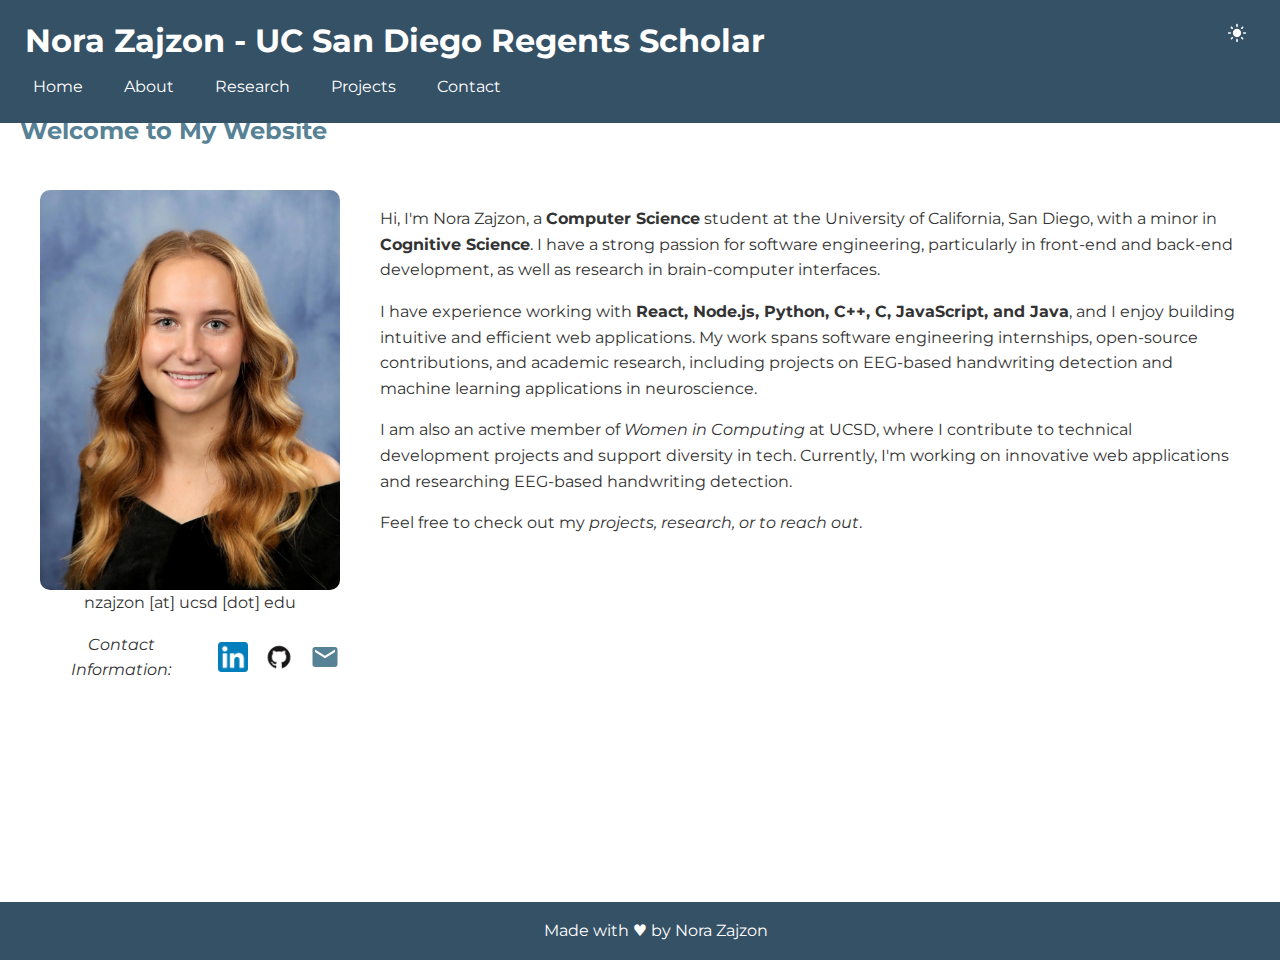
<file: index.html>
<!DOCTYPE html>
<html lang="en" class="no-js">
<head>
    <meta charset="UTF-8">
    <meta name="viewport" content="width=device-width, initial-scale=1.0">
    <meta name="description" content="Personal website">
    <meta name="author" content="Nora Zajzon">
    <title>Nora Zajzon - Personal Website</title>
    <meta property="og:title" content="My Web Portfolio">
    <meta property="og:description" content="A showcase of my web development work">
    <meta property="og:image" content="path/to/image.jpg">
    <link rel="stylesheet" href="styles/global.css">
    <link rel="stylesheet" href="styles/index.css"> <!-- Change for each page -->    
</head>
<body>
    <noscript>Your browser does not support JavaScript!</noscript>
    <header class="site-header">
        <nav class="nav-container">
            <button class="hamburger-btn" aria-label="Toggle menu">
                <span></span>
                <span></span>
                <span></span>
            </button>
            <h1 class="site-title">Nora Zajzon - UC San Diego Regents Scholar</h1>
            <button id="theme-toggle" class="theme-toggle" aria-label="Toggle dark mode">
                <!-- Icon will be inserted by JavaScript -->
            </button>
            <ul class="nav-links">
                <li><a href="index.html">Home</a></li>
                <li><a href="about.html">About</a></li>
                <li><a href="research.html">Research</a></li>
                <li><a href="projects.html">Projects</a></li>
                <li><a href="contact.html">Contact</a></li>
                <!-- <li><a href="crud.html">Manage Projects</a></li> -->
            </ul>
        </nav>
    </header>
    <div class="no-js-message">
        Note: Theme switching requires JavaScript. Your current theme preference cannot be saved without JavaScript enabled.
    </div>

    <main>
        <section>
            <h2>Welcome to My Website</h2>
            <div class="bio-container">
                <div class="bio-left">
                    <picture class="bio-image">
                        <!-- WebP format - best compression -->
                        <source type="image/webp" srcset="../images/NoraImg.webp">
                        <!-- fallback -->
                        <source type="image/jpeg" srcset="../images/NoraImg.jpg">
                        <source type="image/png" srcset="../images/NoraImg-large.png">
                        
                        <!-- Default image with proper attributes -->
                        <img src="../images/NoraImg.webp" 
                            alt="Nora Zajzon - Computer Science student at UCSD"
                            loading="lazy"
                            width="300"
                            height="400"
                            style="object-fit: cover; object-position: center">
                    </picture>
                    <figcaption>
                        <span class="email">nzajzon</span> [at] <span class="domain">ucsd</span> [dot] <span class="ext">edu</span>
                    </figcaption>

        
                    <address class="contact-info">
                        Contact Information:<br>
                        <a href="https://linkedin.com/in/nora-zajzon-9bb6021b6" target="_blank">
                            <img src="../images/LinkedIn_icon.svg.png" alt="LinkedIn" width="30" height="30">
                        </a>
                        <a href="https://github.com/nora-zajzon" target="_blank">
                            <img src="../images/GitHub-Mark-ea2971cee799.png" alt="Github" width="30" height="30">
                        </a>
                        <a href="mailto:nzajzon@ucsd.edu">
                            <svg width="30" height="30" viewBox="0 0 24 24">
                                <path fill="currentColor" d="M20,4H4C2.9,4,2,4.9,2,6v12c0,1.1,0.9,2,2,2h16c1.1,0,2-0.9,2-2V6C22,4.9,21.1,4,20,4z M20,8l-8,5L4,8V6l8,5l8-5V8z"/>
                            </svg>
                        </a>
                    </address>
                </div>
                <div class="bio-text">
                    <p>Hi, I'm Nora Zajzon, a <strong>Computer Science</strong> student at the University of California, San Diego, with a minor in <strong>Cognitive Science</strong>. 
                    I have a strong passion for software engineering, particularly in front-end and back-end development, as well as research in brain-computer interfaces.</p>
        
                    <p>I have experience working with <b>React, Node.js, Python, C++, C, JavaScript, and Java</b>, and I enjoy building intuitive and efficient web applications. 
                    My work spans software engineering internships, open-source contributions, and academic research, including projects on EEG-based handwriting detection and machine learning applications in neuroscience.</p>
        
                    <p>I am also an active member of <em>Women in Computing</em> at UCSD, where I contribute to technical development projects and support diversity in tech. 
                    Currently, I'm working on innovative web applications and researching EEG-based handwriting detection.</p>
        
                    <p>Feel free to check out my <i>projects, research, or to reach out</i>.</p>
                </div>
            </div>
        </section>        

    </main>

    <page-section-divider></page-section-divider>
    <footer>
        <p>Made with &hearts; by Nora Zajzon</p>
    </footer>
    <script src="javascript/theme.js"></script>
</body>
</html>
</file>
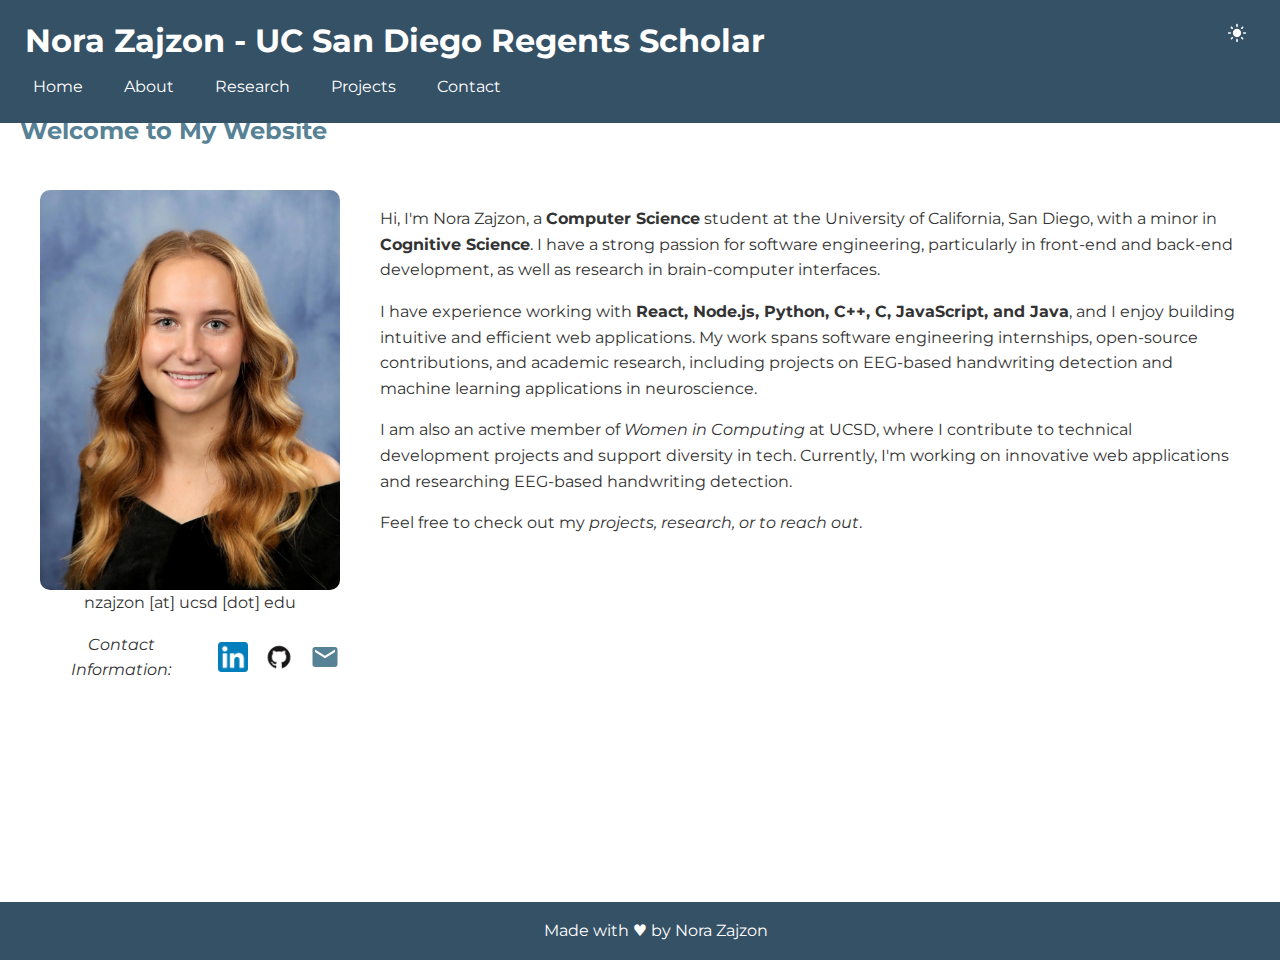
<file: html/index.html>
<!DOCTYPE html>
<html lang="en" class="no-js">
<head>
    <meta charset="UTF-8">
    <meta name="viewport" content="width=device-width, initial-scale=1.0">
    <meta name="description" content="Personal website">
    <meta name="author" content="Nora Zajzon">
    <title>Nora Zajzon - Personal Website</title>
    <meta property="og:title" content="My Web Portfolio">
    <meta property="og:description" content="A showcase of my web development work">
    <meta property="og:image" content="path/to/image.jpg">
    <link rel="stylesheet" href="../styles/global.css">
    <link rel="stylesheet" href="../styles/index.css"> <!-- Change for each page -->    
</head>
<body>
    <noscript>Your browser does not support JavaScript!</noscript>
    <header class="site-header">
        <nav class="nav-container">
            <button class="hamburger-btn" aria-label="Toggle menu">
                <span></span>
                <span></span>
                <span></span>
            </button>
            <h1 class="site-title">Nora Zajzon - UC San Diego Regents Scholar</h1>
            <button id="theme-toggle" class="theme-toggle" aria-label="Toggle dark mode">
                <!-- Icon will be inserted by JavaScript -->
            </button>
            <ul class="nav-links">
                <li><a href="../html/index.html">Home</a></li>
                <li><a href="../html/about.html">About</a></li>
                <li><a href="../html/research.html">Research</a></li>
                <li><a href="../html/projects.html">Projects</a></li>
                <li><a href="../html/contact.html">Contact</a></li>
            </ul>
        </nav>
    </header>
    <div class="no-js-message">
        Note: Theme switching requires JavaScript. Your current theme preference cannot be saved without JavaScript enabled.
    </div>

    <main>
        <section>
            <h2>Welcome to My Website</h2>
            <div class="bio-container">
                <div class="bio-left">
                    <picture class="bio-image">
                        <!-- WebP format - best compression -->
                        <source type="image/webp" srcset="../images/NoraImg.webp">
                        <!-- fallback -->
                        <source type="image/jpeg" srcset="../images/NoraImg.jpg">
                        <source type="image/png" srcset="../images/NoraImg-large.png">
                        
                        <!-- Default image with proper attributes -->
                        <img src="../images/NoraImg.webp" 
                            alt="Nora Zajzon - Computer Science student at UCSD"
                            loading="lazy"
                            width="300"
                            height="400"
                            style="object-fit: cover; object-position: center">
                    </picture>
                    <figcaption>
                        <span class="email">nzajzon</span> [at] <span class="domain">ucsd</span> [dot] <span class="ext">edu</span>
                    </figcaption>

        
                    <address class="contact-info">
                        Contact Information:<br>
                        <a href="https://linkedin.com/in/nora-zajzon-9bb6021b6" target="_blank">
                            <img src="../images/LinkedIn_icon.svg.png" alt="LinkedIn" width="30" height="30">
                        </a>
                        <a href="https://github.com/nora-zajzon" target="_blank">
                            <img src="../images/GitHub-Mark-ea2971cee799.png" alt="Github" width="30" height="30">
                        </a>
                        <a href="mailto:nzajzon@ucsd.edu">
                            <svg width="30" height="30" viewBox="0 0 24 24">
                                <path fill="currentColor" d="M20,4H4C2.9,4,2,4.9,2,6v12c0,1.1,0.9,2,2,2h16c1.1,0,2-0.9,2-2V6C22,4.9,21.1,4,20,4z M20,8l-8,5L4,8V6l8,5l8-5V8z"/>
                            </svg>
                        </a>
                    </address>
                </div>
                <div class="bio-text">
                    <p>Hi, I'm Nora Zajzon, a <strong>Computer Science</strong> student at the University of California, San Diego, with a minor in <strong>Cognitive Science</strong>. 
                    I have a strong passion for software engineering, particularly in front-end and back-end development, as well as research in brain-computer interfaces.</p>
        
                    <p>I have experience working with <b>React, Node.js, Python, C++, C, JavaScript, and Java</b>, and I enjoy building intuitive and efficient web applications. 
                    My work spans software engineering internships, open-source contributions, and academic research, including projects on EEG-based handwriting detection and machine learning applications in neuroscience.</p>
        
                    <p>I am also an active member of <em>Women in Computing</em> at UCSD, where I contribute to technical development projects and support diversity in tech. 
                    Currently, I'm working on innovative web applications and researching EEG-based handwriting detection.</p>
        
                    <p>Feel free to check out my <i>projects, research, or to reach out</i>.</p>
                </div>
            </div>
        </section>        

    </main>

    <page-section-divider></page-section-divider>
    <footer>
        <p>Made with &hearts; by Nora Zajzon</p>
    </footer>
    <script src="../javascript/theme.js"></script>
</body>
</html>
</file>
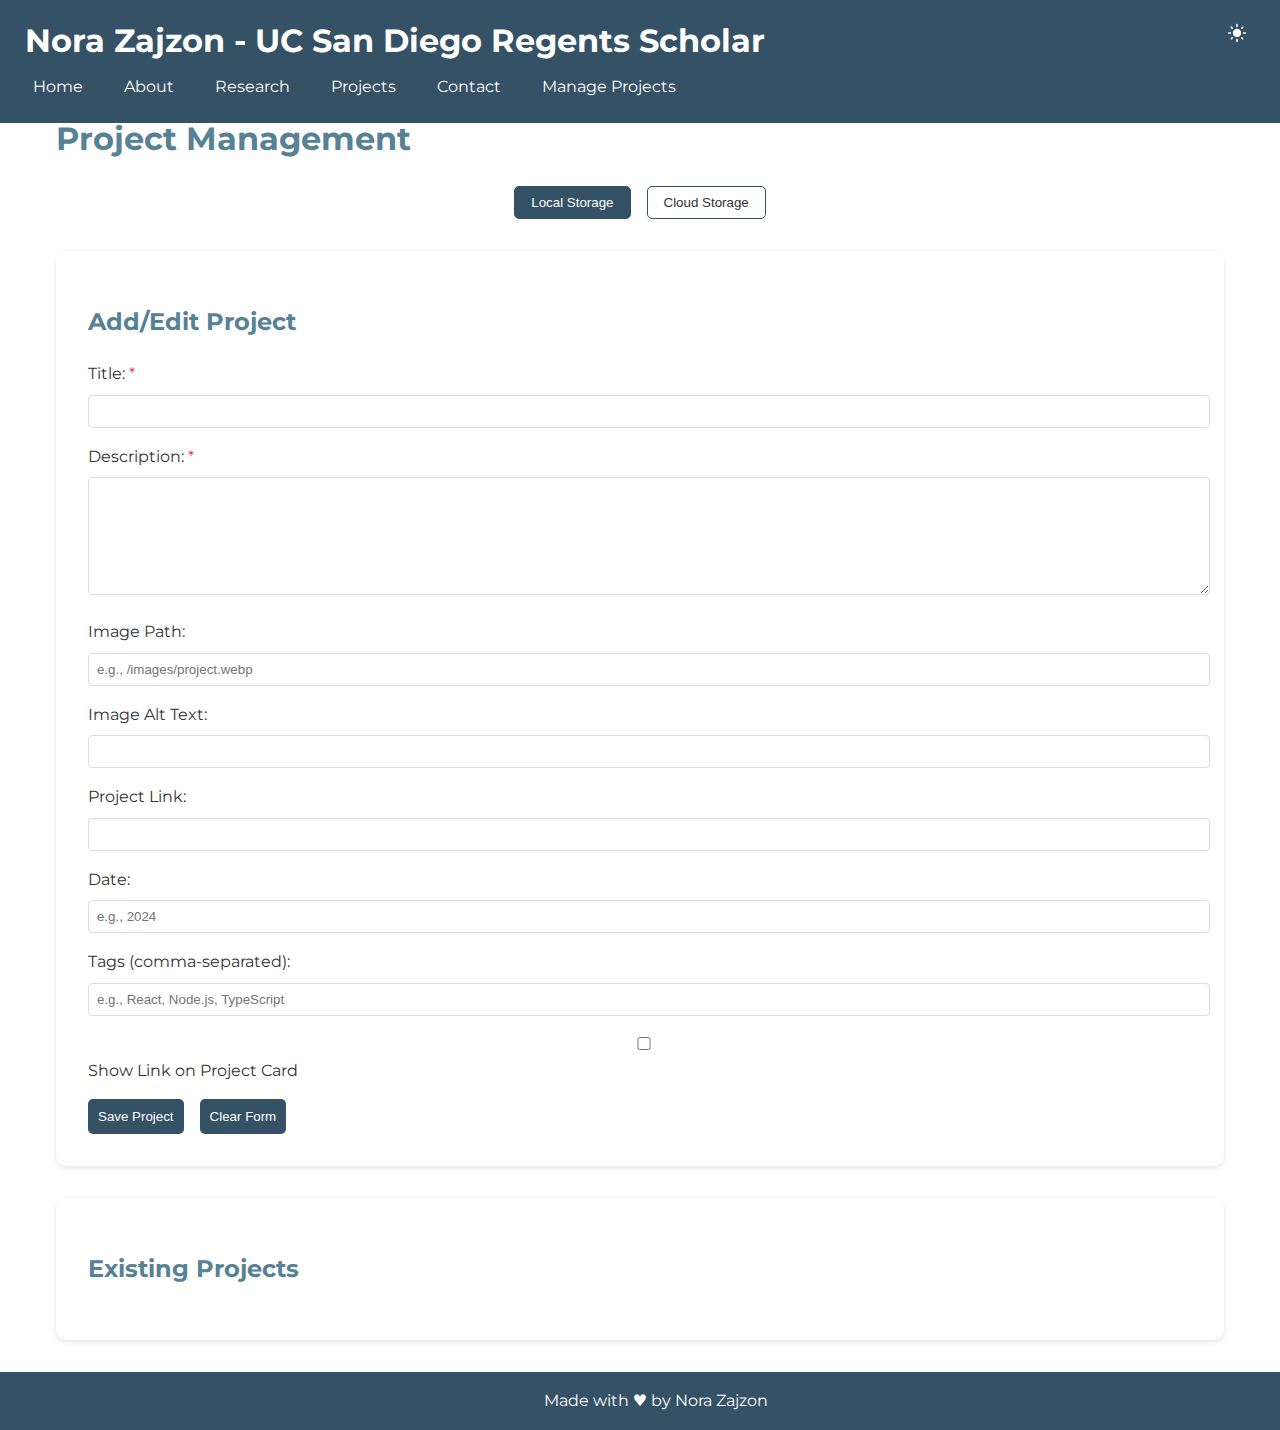
<file: crud.html>
<!DOCTYPE html>
<html lang="en" class="no-js">
<head>
    <meta charset="UTF-8">
    <meta name="viewport" content="width=device-width, initial-scale=1.0">
    <title>Project Management - Nora Zajzon</title>
    <link rel="stylesheet" href="styles/global.css">
    <link rel="stylesheet" href="styles/crud.css">
</head>
<body>
    <header class="site-header">
        <nav class="nav-container">
            <button class="hamburger-btn" aria-label="Toggle menu">
                <span></span>
                <span></span>
                <span></span>
            </button>
            <h1 class="site-title">Nora Zajzon - UC San Diego Regents Scholar</h1>
            <button id="theme-toggle" class="theme-toggle" aria-label="Toggle dark mode">
                <!-- Icon will be inserted by JavaScript -->
            </button>
            <ul class="nav-links">
                <li><a href="index.html">Home</a></li>
                <li><a href="about.html">About</a></li>
                <li><a href="research.html">Research</a></li>
                <li><a href="projects.html">Projects</a></li>
                <li><a href="contact.html">Contact</a></li>
                <li><a href="crud.html">Manage Projects</a></li>
            </ul>
        </nav>
    </header>

    <main class="crud-container">
        <h1>Project Management</h1>
        
        <div class="storage-toggle">
            <button id="localStorageBtn" class="active">Local Storage</button>
            <button id="cloudStorageBtn">Cloud Storage</button>
        </div>

        <section class="project-form">
            <h2>Add/Edit Project</h2>
            <form id="projectForm">
                <input type="hidden" id="projectId">
                
                <div class="form-group">
                    <label for="title">Title:<span class="required">*</span></label>
                    <input type="text" id="title" name="title" required>
                </div>

                <div class="form-group">
                    <label for="description">Description:<span class="required">*</span></label>
                    <textarea id="description" name="description" required></textarea>
                </div>

                <div class="form-group">
                    <label for="image">Image Path:</label>
                    <input type="text" id="image" name="image" placeholder="e.g., /images/project.webp">
                </div>

                <div class="form-group">
                    <label for="imageAlt">Image Alt Text:</label>
                    <input type="text" id="imageAlt" name="imageAlt">
                </div>

                <div class="form-group">
                    <label for="link">Project Link:</label>
                    <input type="url" id="link" name="link">
                </div>

                <div class="form-group">
                    <label for="date">Date:</label>
                    <input type="text" id="date" name="date" placeholder="e.g., 2024">
                </div>

                <div class="form-group">
                    <label for="tags">Tags (comma-separated):</label>
                    <input type="text" id="tags" name="tags" placeholder="e.g., React, Node.js, TypeScript">
                </div>

                <div class="form-group">
                    <label>
                        <input type="checkbox" id="showLink" name="showLink">
                        Show Link on Project Card
                    </label>
                </div>

                <div class="button-group">
                    <button type="submit" id="saveBtn">Save Project</button>
                    <button type="reset" id="clearBtn">Clear Form</button>
                </div>
            </form>
        </section>

        <section class="project-list">
            <h2>Existing Projects</h2>
            <div id="projectsList"></div>
        </section>
    </main>

    <footer>
        <p>Made with &hearts; by Nora Zajzon</p>
    </footer>
    
    <script src="javascript/theme.js"></script>
    <script src="javascript/crud.js"></script>
</body>
</html>
</file>
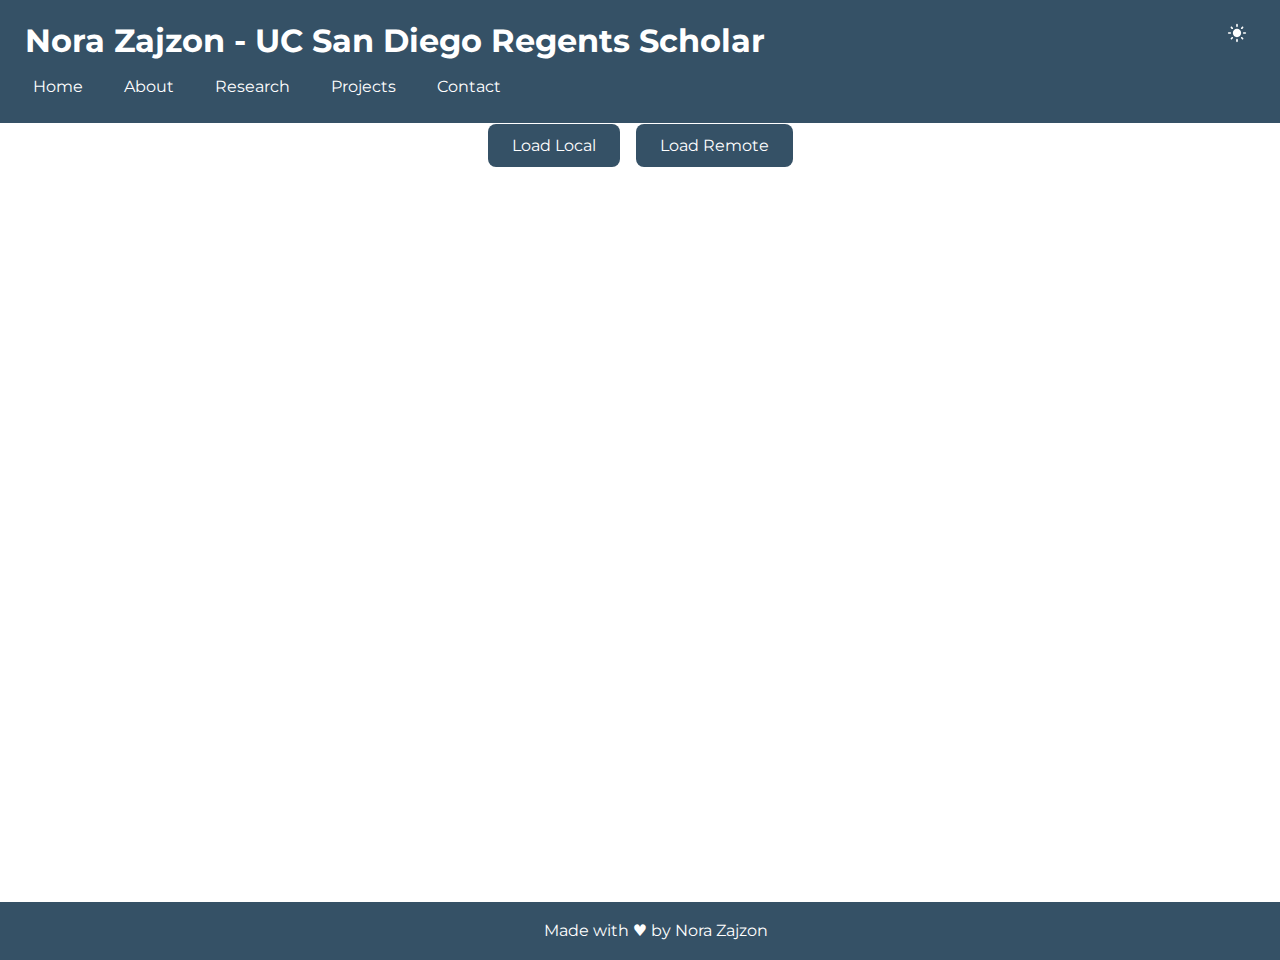
<file: projects.html>
<!DOCTYPE html>
<html lang="en" class="no-js">
<head>
    <meta charset="UTF-8">
    <meta name="viewport" content="width=device-width, initial-scale=1.0">
    <title>Projects - Nora Zajzon</title>
    <link rel="stylesheet" href="styles/global.css">
    <link rel="stylesheet" href="styles/project.css">
</head>
<body>
    <header class="site-header">
        <nav class="nav-container">
            <button class="hamburger-btn" aria-label="Toggle menu">
                <span></span>
                <span></span>
                <span></span>
            </button>
            <h1 class="site-title">Nora Zajzon - UC San Diego Regents Scholar</h1>
            <button id="theme-toggle" class="theme-toggle" aria-label="Toggle dark mode">
                <!-- Icon will be inserted by JavaScript -->
            </button>
            <ul class="nav-links">
                <li><a href="index.html">Home</a></li>
                <li><a href="about.html">About</a></li>
                <li><a href="research.html">Research</a></li>
                <li><a href="projects.html">Projects</a></li>
                <li><a href="contact.html">Contact</a></li>
                <!-- <li><a href="crud.html">Manage Projects</a></li> -->
            </ul>
        </nav>
    </header>
    <div class="no-js-message">
        Note: Theme switching requires JavaScript. Your current theme preference cannot be saved without JavaScript enabled.
    </div>

    <main>
        <div class="load-buttons">
            <button id="loadLocal" class="load-button">Load Local</button>
            <button id="loadRemote" class="load-button">Load Remote</button>
        </div>
        <section class="projects-grid">
            <div class="empty-state"></div>
        </section>
    </main>
    <footer>
        <p>Made with &hearts; by Nora Zajzon</p>
    </footer>
    <script src="javascript/theme.js"></script>
    <script src="javascript/project-card.js"></script>
    <script src="javascript/project-loader.js"></script>
</body>
</html>
</file>
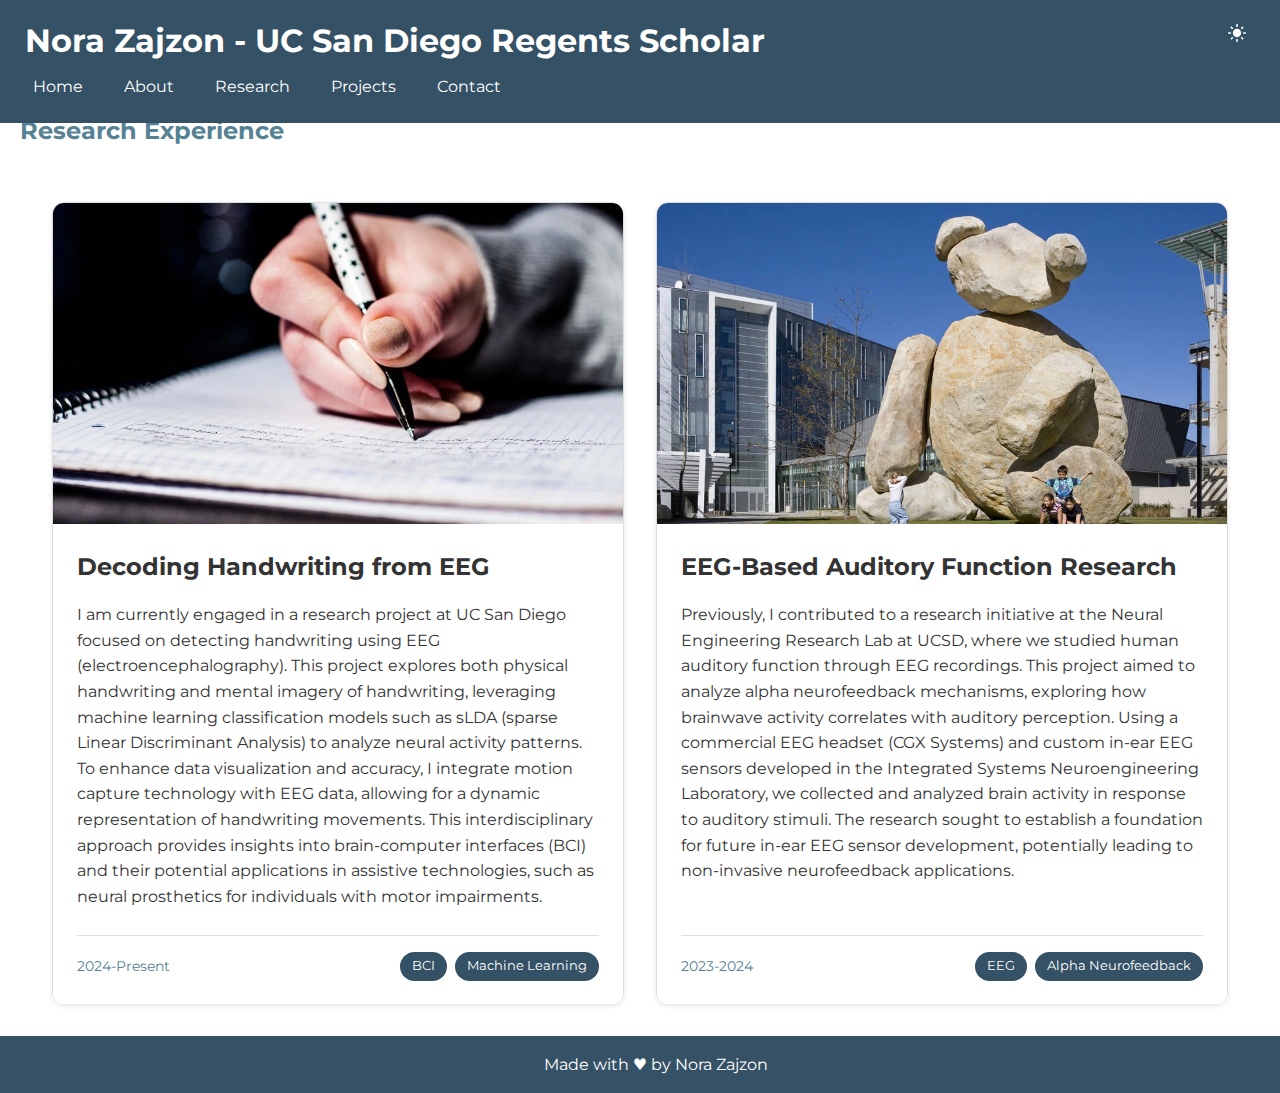
<file: research.html>
<!DOCTYPE html>
<html lang="en" class="no-js">
<head>
    <meta charset="UTF-8">
    <meta name="viewport" content="width=device-width, initial-scale=1.0">
    <title>Research - Nora Zajzon</title>
    <link rel="stylesheet" href="styles/global.css">
    <link rel="stylesheet" href="styles/research.css">
</head>
<body>
    <header class="site-header">
        <nav class="nav-container">
            <button class="hamburger-btn" aria-label="Toggle menu">
                <span></span>
                <span></span>
                <span></span>
            </button>
            <h1 class="site-title">Nora Zajzon - UC San Diego Regents Scholar</h1>
            <button id="theme-toggle" class="theme-toggle" aria-label="Toggle dark mode">
                <!-- Icon will be inserted by JavaScript -->
            </button>
            <ul class="nav-links">
                <li><a href="index.html">Home</a></li>
                <li><a href="about.html">About</a></li>
                <li><a href="research.html">Research</a></li>
                <li><a href="projects.html">Projects</a></li>
                <li><a href="contact.html">Contact</a></li>
                <!-- <li><a href="crud.html">Manage Projects</a></li> -->
            </ul>
        </nav>
    </header>
    <div class="no-js-message">
        Note: Theme switching requires JavaScript. Your current theme preference cannot be saved without JavaScript enabled.
    </div>

    <main>
        <section>
            <h2>Research Experience</h2>
        </section>
        <section class="research-grid">
            <project-card
            title= "Decoding Handwriting from EEG",
            description= "I am currently engaged in a research project at UC San Diego focused on detecting handwriting using EEG (electroencephalography). This project explores both physical handwriting and mental imagery of handwriting, leveraging machine learning classification models such as sLDA (sparse Linear Discriminant Analysis) to analyze neural activity patterns. To enhance data visualization and accuracy, I integrate motion capture technology with EEG data, allowing for a dynamic representation of handwriting movements. This interdisciplinary approach provides insights into brain-computer interfaces (BCI) and their potential applications in assistive technologies, such as neural prosthetics for individuals with motor impairments.",
            image= "../images/hand.webp",
            imageAlt= "Me wearing aBrain-Computer Interface",
            link= "#",
            date= "2024-Present",
            showLink= false,
            tags= "BCI,Machine Learning">
            </project-card>

            <project-card
            title= "EEG-Based Auditory Function Research",
            description= "Previously, I contributed to a research initiative at the Neural Engineering Research Lab at UCSD, where we studied human auditory function through EEG recordings. This project aimed to analyze alpha neurofeedback mechanisms, exploring how brainwave activity correlates with auditory perception. Using a commercial EEG headset (CGX Systems) and custom in-ear EEG sensors developed in the Integrated Systems Neuroengineering Laboratory, we collected and analyzed brain activity in response to auditory stimuli. The research sought to establish a foundation for future in-ear EEG sensor development, potentially leading to non-invasive neurofeedback applications.",
            image= "../images/bear.webp",
            imageAlt= "ISNL Logo",
            link= "https://isn.ucsd.edu/index.php",
            date= "2023-2024",
            showLink= true,
            tags= "EEG,Alpha Neurofeedback">
            </project-card>
        </section>
    </main>
    <footer>
        <p>Made with &hearts; by Nora Zajzon</p>
    </footer>
    <script src="javascript/theme.js"></script>
    <script src="javascript/project-card.js"></script>
</body>
</html>
</file>
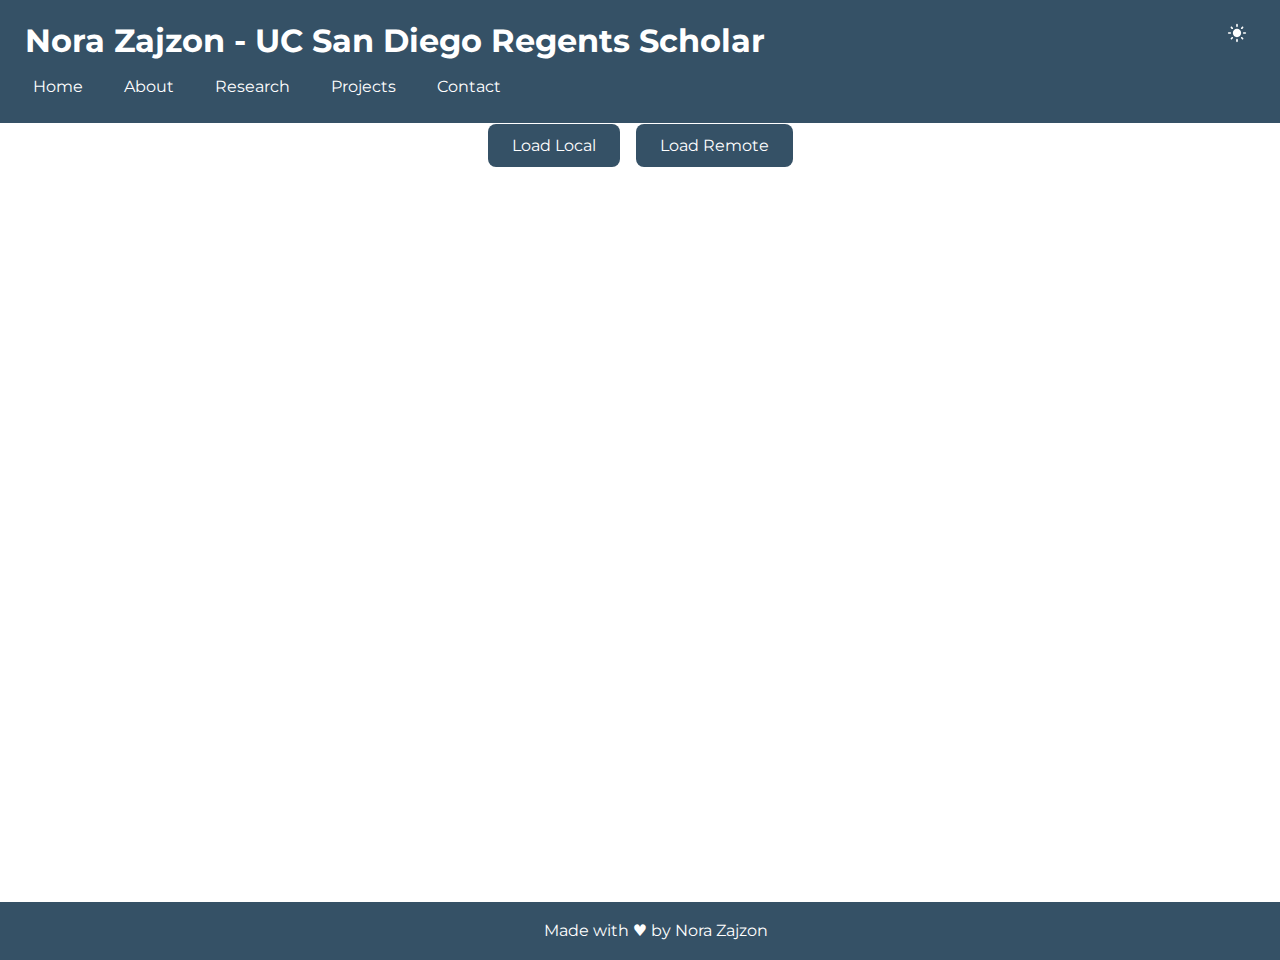
<file: html/projects.html>
<!DOCTYPE html>
<html lang="en" class="no-js">
<head>
    <meta charset="UTF-8">
    <meta name="viewport" content="width=device-width, initial-scale=1.0">
    <title>Projects - Nora Zajzon</title>
    <link rel="stylesheet" href="../styles/global.css">
    <link rel="stylesheet" href="../styles/project.css">
</head>
<body>
    <header class="site-header">
        <nav class="nav-container">
            <button class="hamburger-btn" aria-label="Toggle menu">
                <span></span>
                <span></span>
                <span></span>
            </button>
            <h1 class="site-title">Nora Zajzon - UC San Diego Regents Scholar</h1>
            <button id="theme-toggle" class="theme-toggle" aria-label="Toggle dark mode">
                <!-- Icon will be inserted by JavaScript -->
            </button>
            <ul class="nav-links">
                <li><a href="../html/index.html">Home</a></li>
                <li><a href="../html/about.html">About</a></li>
                <li><a href="../html/research.html">Research</a></li>
                <li><a href="../html/projects.html">Projects</a></li>
                <li><a href="../html/contact.html">Contact</a></li>
            </ul>
        </nav>
    </header>
    <div class="no-js-message">
        Note: Theme switching requires JavaScript. Your current theme preference cannot be saved without JavaScript enabled.
    </div>

    <main>
        <div class="load-buttons">
            <button id="loadLocal" class="load-button">Load Local</button>
            <button id="loadRemote" class="load-button">Load Remote</button>
        </div>
        <section class="projects-grid">
            <div class="empty-state"></div>
        </section>
    </main>
    <footer>
        <p>Made with &hearts; by Nora Zajzon</p>
    </footer>
    <script src="../javascript/theme.js"></script>
    <script src="../javascript/project-card.js"></script>
    <script src="../javascript/project-loader.js"></script>
</body>
</html>
</file>
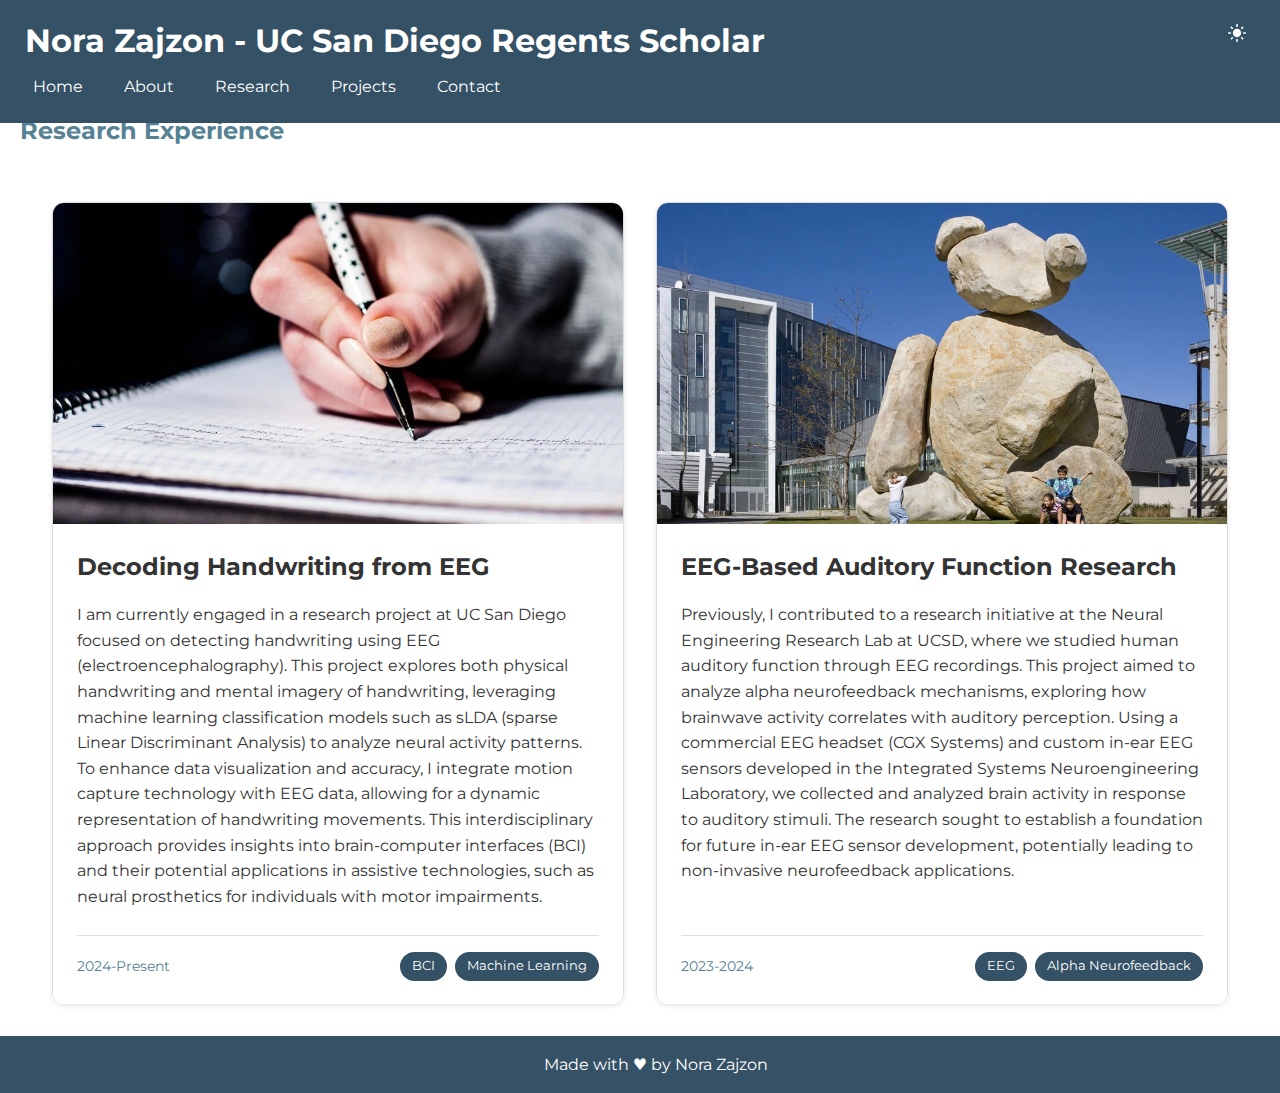
<file: html/research.html>
<!DOCTYPE html>
<html lang="en" class="no-js">
<head>
    <meta charset="UTF-8">
    <meta name="viewport" content="width=device-width, initial-scale=1.0">
    <title>Research - Nora Zajzon</title>
    <link rel="stylesheet" href="../styles/global.css">
    <link rel="stylesheet" href="../styles/research.css">
</head>
<body>
    <header class="site-header">
        <nav class="nav-container">
            <button class="hamburger-btn" aria-label="Toggle menu">
                <span></span>
                <span></span>
                <span></span>
            </button>
            <h1 class="site-title">Nora Zajzon - UC San Diego Regents Scholar</h1>
            <button id="theme-toggle" class="theme-toggle" aria-label="Toggle dark mode">
                <!-- Icon will be inserted by JavaScript -->
            </button>
            <ul class="nav-links">
                <li><a href="../html/index.html">Home</a></li>
                <li><a href="../html/about.html">About</a></li>
                <li><a href="../html/research.html">Research</a></li>
                <li><a href="../html/projects.html">Projects</a></li>
                <li><a href="../html/contact.html">Contact</a></li>
            </ul>
        </nav>
    </header>
    <div class="no-js-message">
        Note: Theme switching requires JavaScript. Your current theme preference cannot be saved without JavaScript enabled.
    </div>

    <main>
        <section>
            <h2>Research Experience</h2>
        </section>
        <section class="research-grid">
            <project-card
            title= "Decoding Handwriting from EEG",
            description= "I am currently engaged in a research project at UC San Diego focused on detecting handwriting using EEG (electroencephalography). This project explores both physical handwriting and mental imagery of handwriting, leveraging machine learning classification models such as sLDA (sparse Linear Discriminant Analysis) to analyze neural activity patterns. To enhance data visualization and accuracy, I integrate motion capture technology with EEG data, allowing for a dynamic representation of handwriting movements. This interdisciplinary approach provides insights into brain-computer interfaces (BCI) and their potential applications in assistive technologies, such as neural prosthetics for individuals with motor impairments.",
            image= "../images/hand.webp",
            imageAlt= "Me wearing aBrain-Computer Interface",
            link= "#",
            date= "2024-Present",
            showLink= false,
            tags= "BCI,Machine Learning">
            </project-card>

            <project-card
            title= "EEG-Based Auditory Function Research",
            description= "Previously, I contributed to a research initiative at the Neural Engineering Research Lab at UCSD, where we studied human auditory function through EEG recordings. This project aimed to analyze alpha neurofeedback mechanisms, exploring how brainwave activity correlates with auditory perception. Using a commercial EEG headset (CGX Systems) and custom in-ear EEG sensors developed in the Integrated Systems Neuroengineering Laboratory, we collected and analyzed brain activity in response to auditory stimuli. The research sought to establish a foundation for future in-ear EEG sensor development, potentially leading to non-invasive neurofeedback applications.",
            image= "../images/bear.webp",
            imageAlt= "ISNL Logo",
            link= "https://isn.ucsd.edu/index.php",
            date= "2023-2024",
            showLink= true,
            tags= "EEG,Alpha Neurofeedback">
            </project-card>
        </section>
    </main>
    <footer>
        <p>Made with &hearts; by Nora Zajzon</p>
    </footer>
    <script src="../javascript/theme.js"></script>
    <script src="../javascript/project-card.js"></script>
</body>
</html>
</file>
<file: styles/global.css>
@import url('https://fonts.googleapis.com/css2?family=Funnel+Display:wght@300..800&family=Lexend+Exa:wght@100..900&family=Montserrat:ital,wght@0,100..900;1,100..900&display=swap');

:root {
  --primary-color: #355166;
  --secondary-color: color-mix(in srgb, #355166 60%, rgb(137, 201, 216));
  --text-color: #333;
  --background-color: #ffffff;
  --nav-hover-color: rgba(190, 190, 190, 0.716);
  --header-height: 60px;
  --font-primary: "Montserrat", system-ui, -apple-system, sans-serif;
  --box-shadow: 0 2px 5px rgba(0,0,0,0.1);
  --transition-speed: 0.3s;
  --form-background: #f8f8f8;
  --border-color: #ddd;
}

/* Dark theme */
[data-theme="dark"] {
  --primary-color: #5c8cb3;
  --secondary-color: color-mix(in srgb, #5c8cb3 60%, rgb(93, 149, 189));
  --text-color: #e0e0e0;
  --background-color: #1a1a1a;
  --nav-hover-color: rgba(90, 90, 90, 0.716);
  --box-shadow: 0 2px 5px rgba(255,255,255,0.1);
  --form-background: #2d2d2d;
  --border-color: #444;
  --container-background: #2d2d2d;
  --article-background: #333333;
  --details-background: #2a2a2a;
}

[data-theme="forest"] {
  --primary-color: #3a5a40;
  --secondary-color: #588157;
  --text-color: #344e41;
  --background-color: #dad7cd;
  --nav-hover-color: rgba(190, 190, 190, 0.716);
  --header-height: 60px;
  --font-primary: "Montserrat", system-ui, -apple-system, sans-serif;
  --box-shadow: 0 2px 5px rgba(0, 50, 9, 0.1);
  --transition-speed: 0.3s;
  --form-background: #f8f8f8;
  --border-color: #ddd;
}

h1:not(.site-title), h2, h3, h4, h5, h6 {
    color: var(--secondary-color) !important;
}
/* Base styles */
html, body {
    margin: 0;
    padding: 0;
    width: 100%;
    max-width: 100%;
    overflow-x: hidden;
}

body {
  min-height: 100vh;
  display: flex;
  flex-direction: column;
  font-family: var(--font-primary);
  padding-top: 60px;
  line-height: 1.6;
  background-color: var(--background-color);
  color: var(--text-color);
  transition: background-color var(--transition-speed), color var(--transition-speed);
}

noscript{
    margin: 100px;
    padding: 10px;
    background-color: var(--background-color);
    color: var(--text-color);
    border: 1px solid var(--secondary-color);
    border-radius: 5px;
}

.site-header {
  width: 100%;
  position: fixed;
  top: 0;
  left: 0;
  z-index: 1000;
  background-color: #d5d5d5;
  box-sizing: border-box;

  & .nav-container {
    display: flex;
    flex-wrap: wrap;
    justify-content: space-between;
    align-items: center;
    background-color: var(--primary-color);
    padding: 15px 25px;
    width: 100%;
    box-sizing: border-box;
    position: relative;

    & .site-title {
      color: white;
      margin: 0;
      white-space: nowrap;
      overflow: hidden;
      text-overflow: ellipsis;
      max-width: calc(100% - 120px);
    }

    & .nav-links {
      display: flex;
      margin: 0;
      padding: 0;
      list-style: none;
    }

    & .nav-links li a {
      color: white;
      text-decoration: none;
      padding: 8px;
      display: block;
      transition: background 0.3s ease;
    }

    & .nav-links li a:hover {
      background-color: var(--nav-hover-color);
      border-radius: 5px;
    }
  }
}

button {
    background-color: var(--primary-color);
    color: white;
    padding: 10px;
    border: none;
    border-radius: 5px;
    cursor: pointer;
    transition: background-color 0.3s ease;
    width: auto;
    align-self: flex-start;
  }
  
  button:hover {
    background-color: var(--secondary-color);
  }
  
  main {
    flex: 1;
    width: 100%;
    max-width: 100%;
    margin: 0;
    padding: 0 20px;
    padding-top: 2rem;
    box-sizing: border-box;
  }

  @media (min-width: 1250px) {
    .nav-links {
      gap: 25px;
    }
  }

  @media (min-width: 790px) and (max-width: 1250px) {
    .nav-container .site-title {
      font-size: 1rem;
      max-width: calc(100% - 50px);
  }
    .nav-toggle-label {
      padding: 0.2em;
      font-size: 2rem;
  }
  .nav-links {
    gap: 0px;
  }
  }

  @media (max-width: 790px) {
  .bio-container {
    flex-direction: column;
    align-items: center;
  }

  .nav-container {
    padding: 10px 15px;
  }

  .nav-toggle-label {
    display: block;
    color: white;
    cursor: pointer;
    padding: 0.4em;
    line-height: 1;
    text-align: right;
    align-self: center;
  }

  .nav-links {
    display: none;
    width: 100%;
    position: absolute;
    top: 100%;
    left: 0;
    background-color: var(--primary-color);
    margin: 0;
    padding: 0;
    box-sizing: border-box;
    gap: 0px;
  }

  .nav-links li {
    width: 100%;
    text-align: center;
    border-top: 1px solid rgba(255, 255, 255, 0.1);
  }

  .nav-links li a {
    display: block;
    width: 100%;
    padding: 12px 0;
    box-sizing: border-box;
    font-size: inherit;
  }

  #nav-toggle:checked ~ .nav-links {
    display: flex;
    flex-direction: column;
  }
  
  #nav-toggle:not(:checked) + .nav-links {
    display: none;
  }
}

@media (min-width: 576px) and (max-width: 789px) {
    .nav-container .site-title {
        font-size: 0.8rem;
        max-width: calc(100% - 50px);
    }
    .nav-links li a {
        font-size: 0.9rem;
    }
    .nav-links {
      gap: 0px;
    }
}
@media (min-width: 480px) and (max-width: 575px) {
    .nav-container .site-title {
        font-size: 0.65rem;
        max-width: calc(100% - 45px);
    }
    .nav-toggle-label {
      padding: 0.2em;
      font-size: 1rem;
  }
    .nav-links li a {
        font-size: 0.5rem;
    }
}
@media (min-width: 425px) and (max-width: 479px) {
  .nav-container .site-title {
    font-size: 0.4rem;
    max-width: calc(100% - 45px);
  }
  .nav-container {
      padding: 8px 10px;
  }
  
  .nav-container .site-title {
      font-size: 0.6rem;
      max-width: calc(100% - 40px);
  }
  
  .nav-toggle-label {
      padding: 0.2em;
      font-size: 1rem;
  }
  .nav-links li a {
      font-size: 0.6rem;
  }
  .nav-links {
    gap: 0px;
  }
}
@media (max-width: 424px) {
    .nav-container {
        padding: 5px 8px;
        min-height: 30px;
    }
    
    .nav-container .site-title {
        font-size: 0.5rem;
        max-width: calc(100% - 35px);
    }
    
    .nav-toggle-label {
        padding: 0.15em;
        font-size: .7rem;
        line-height: 0.8;
    }
    .nav-links li a {
        font-size: 0.5rem;
    }
    .nav-links {
      gap: 0px;
    }
}

footer {
    margin-top: auto;
    text-align: center;
    padding: 1rem;
    background-color: var(--primary-color);
    color: white;
    width: 100%;
  }
  
  footer p {
    margin: 0;
  }

  .hamburger {
    display: none;
    flex-direction: column;
    cursor: pointer;
    padding: 10px;
    z-index: 1001;
  
    & span {
      display: block;
      width: 25px;
      height: 3px;
      background-color: white;
      margin: 2px 0;
      transition: all 0.3s ease;
    }
  
    &.active span:nth-child(1) {
      transform: rotate(-45deg) translate(-5px, 6px);
    }
  
    &.active span:nth-child(2) {
      opacity: 0;
    }
  
    &.active span:nth-child(3) {
      transform: rotate(45deg) translate(-5px, -6px);
    }
  }
  
  #nav-toggle {
      display: none;
  }
  
  .nav-toggle-label {
      display: none;
  }
  
  .nav-links {
      display: flex;
      gap: 25px;
      margin: 0;
      padding: 0;
      list-style: none;
  }

  
  /* Media Queries */
  @media (max-width: 768px) {
      .pet-image, .art-image {
          width: 100px;
      }
  }
  
  @media (max-width: 480px) {
      .pet-image, .art-image {
          width: 80px;
      }
  }

  
@media (max-width: 768px) {
    .about-grid {
        grid-template-columns: 1fr;
        gap: 1.5rem;
    }
    
    .about-section {
        min-height: 30dvh;
        width: 85dvw;
        margin: 0 auto;
    }
}
button {
    background-color: var(--primary-color);
    color: white;
    padding: 10px;
    border: none;
    border-radius: 5px;
    cursor: pointer;
    transition: background-color 0.3s ease;
}

button:hover {
    background-color: var(--secondary-color);
}
.theme-toggle {
    display: none; /* Hidden by default */
    background: none;
    border: none;
    padding: 8px;
    cursor: pointer;
    align-items: center;
    color: white;
    margin-left: 15px;
  }
  
  /* Show the button only when JavaScript is enabled */
  .js-enabled .theme-toggle {
    display: flex;
  }
  
  .theme-toggle svg {
    width: 20px;
    height: 20px;
    fill: currentColor;
  }
  
  /* No-JS fallback message */
  .no-js-message {
    display: none;
  }
  
  .no-js .no-js-message {
    display: block;
    background-color: var(--secondary-color);
    color: var(--text-color);
    padding: 10px;
    text-align: center;
    margin: 10px 0;
  }
  
  .no-js .theme-toggle {
    display: none;
  }
  details {
    background-color: var(--details-background, #f8f8f8);
    padding: 1rem;
    margin: 1rem 0;
    border-radius: 8px;
    transition: background-color var(--transition-speed);
  }
  .hamburger-btn {
    display: none;
    background: none;
    border: none;
    cursor: pointer;
    padding: 8px;
    margin-right: 10px;
    z-index: 1001;
  }
  
  .hamburger-btn span {
    display: block;
    width: 24px;
    height: 2px;
    margin: 5px 0;
    background-color: white;
    transition: transform 0.3s ease-in-out, opacity 0.3s ease-in-out;
  }
  
  /* Remove old nav toggle styles */
  #nav-toggle, .nav-toggle-label {
    display: none;
  }
  
  @media (max-width: 1250px) {
    .hamburger-btn {
      display: flex;
      flex-direction: column;
      justify-content: center;
      align-items: center;
    }
  
    .nav-links {
      display: none;
      width: 100%;
      position: absolute;
      top: 100%;
      left: -100%;
      background-color: var(--primary-color);
      flex-direction: column;
      gap: 0;
      box-shadow: var(--box-shadow);
      transition: left 0.3s ease-in-out, opacity 0.3s ease-in-out;
      height: auto;
      opacity: 0;
    }
  
    .nav-links li {
      width: 100%;
      border-top: 1px solid rgba(255, 255, 255, 0.1);
      opacity: 0;
      transform: translateX(-20px);
      transition: opacity 0.3s ease-in-out, transform 0.3s ease-in-out;
    }
  
    .nav-links li a {
      padding: 15px 25px;
      width: 100%;
      box-sizing: border-box;
    }
  
    /* Show menu when active */
    .nav-links.active {
      display: flex;
      left: 0;
      opacity: 1;
    }
  
    .nav-links.active li {
      opacity: 1;
      transform: translateX(0);
    }
  
    /* Hamburger animation */
    .hamburger-btn.active span:first-child {
      transform: translateY(7px) rotate(45deg);
    }
  
    .hamburger-btn.active span:nth-child(2) {
      opacity: 0;
    }
  
    .hamburger-btn.active span:last-child {
      transform: translateY(-7px) rotate(-45deg);
    }
  }
</file>
<file: styles/index.css>
/* Index Page Styles - index.css */

.bio-container {
    display: flex;
    align-items: flex-start;
    justify-content: flex-start;
    gap: 40px;
    width: 100%;
    max-width: 100%;
    padding: 20px;
    box-sizing: border-box;
  
    & .bio-left {
      display: flex;
      flex-direction: column;
      align-items: center;
      width: 300px;
      margin-left: 0;
  
      & .bio-image {
        width: 100%;
        max-width: 300px;
        aspect-ratio: 3/4;
        overflow: hidden;
        border-radius: 10px;
  
        & img {
          width: 100%;
          height: 100%;
          object-fit: cover;
          object-position: center;
        }
      }
  
      & .contact-info {
        width: 100%;
        text-align: center;
        margin-top: 1rem;
        display: flex;
        justify-content: center;
        gap: 1rem;
  
        & a {
          display: inline-flex;
          align-items: center;
          justify-content: center;
  
          & img,
          & svg {
            transition: transform 0.3s ease;
  
            &:hover {
              transform: scale(1.1);
            }
          }
        }
      }
    }
  
    & .bio-text {
      flex: 1;
      font-size: 16px;
      line-height: 1.6;
      color: var(--text-color);
    }
  }

address a {
    color: var(--secondary-color);
    text-decoration: underline;
    transition: color 0.3s ease;
}

address a:hover {
    color: var(--primary-color);
}
</file>
<file: styles/crud.css>
.crud-container {
    max-width: 1200px;
    margin: 2rem auto;
    padding: 0 1rem;
}

.storage-toggle {
    display: flex;
    gap: 1rem;
    margin-bottom: 2rem;
    justify-content: center;
}

.storage-toggle button {
    padding: 0.5rem 1rem;
    border: 1px solid var(--primary-color);
    background: transparent;
    color: var(--text-color);
    cursor: pointer;
    transition: all 0.3s ease;
}

.storage-toggle button.active {
    background: var(--primary-color);
    color: white;
}

.project-form {
    background: var(--container-background);
    padding: 2rem;
    border-radius: 10px;
    box-shadow: var(--box-shadow);
    margin-bottom: 2rem;
}

.form-group {
    margin-bottom: 1rem;
}

.form-group label {
    display: block;
    margin-bottom: 0.5rem;
    color: var(--text-color);
}

.form-group input,
.form-group textarea {
    width: 100%;
    padding: 0.5rem;
    border: 1px solid var(--border-color);
    border-radius: 4px;
    background: var(--background-color);
    color: var(--text-color);
}

.form-group textarea {
    min-height: 100px;
    resize: vertical;
}

.button-group {
    display: flex;
    gap: 1rem;
    margin-top: 1rem;
}

.project-list {
    background: var(--container-background);
    padding: 2rem;
    border-radius: 10px;
    box-shadow: var(--box-shadow);
}

.project-card {
    background: var(--background-color);
    padding: 1rem;
    border-radius: 8px;
    margin-bottom: 1rem;
    box-shadow: var(--box-shadow);
}

.project-card h3 {
    margin: 0 0 0.5rem 0;
    color: var(--secondary-color);
}

.project-actions {
    display: flex;
    gap: 0.5rem;
    margin-top: 1rem;
}

.project-actions button {
    padding: 0.25rem 0.5rem;
    border-radius: 4px;
    cursor: pointer;
    transition: all 0.3s ease;
}

.edit-btn {
    background: var(--secondary-color);
    color: white;
}

.delete-btn {
    background: #dc3545;
    color: white;
}

.required {
    color: #dc3545;
    margin-left: 0.25rem;
}

@media (max-width: 768px) {
    .crud-container {
        margin: 1rem;
    }

    .button-group {
        flex-direction: column;
    }

    .project-actions {
        flex-direction: column;
    }
}
</file>
<file: styles/project.css>
.projects-grid {
    display: grid;
    grid-template-columns: repeat(auto-fit, minmax(300px, 1fr));
    gap: 2rem;
    padding: 2rem;
    max-width: 1400px;
    margin: 0 auto;
}

.load-buttons {
    display: flex;
    justify-content: center;
    gap: 1rem;
    margin: 2rem 0;
}

.load-button {
    padding: 0.75rem 1.5rem;
    background: var(--primary-color);
    color: var(--background-color);
    border: none;
    border-radius: 8px;
    cursor: pointer;
    font-family: var(--font-primary);
    font-size: 1rem;
    transition: var(--transition-speed);
}

.load-button:hover {
    background: var(--secondary-color);
    transform: translateY(-2px);
}

.error-message {
    color: #ff4444;
    text-align: center;
    padding: 1rem;
    margin: 1rem 0;
    background: rgba(255, 68, 68, 0.1);
    border-radius: 8px;
}

.empty-state {
    text-align: center;
    padding: 2rem;
    color: var(--text-color);
    font-style: italic;
}
</file>
<file: styles/research.css>
.research-grid {
    display: grid;
    grid-template-columns: repeat(auto-fit, minmax(300px, 1fr));
    gap: 2rem;
    padding: 2rem;
    max-width: 1400px;
    margin: 0 auto;
}
</file>
